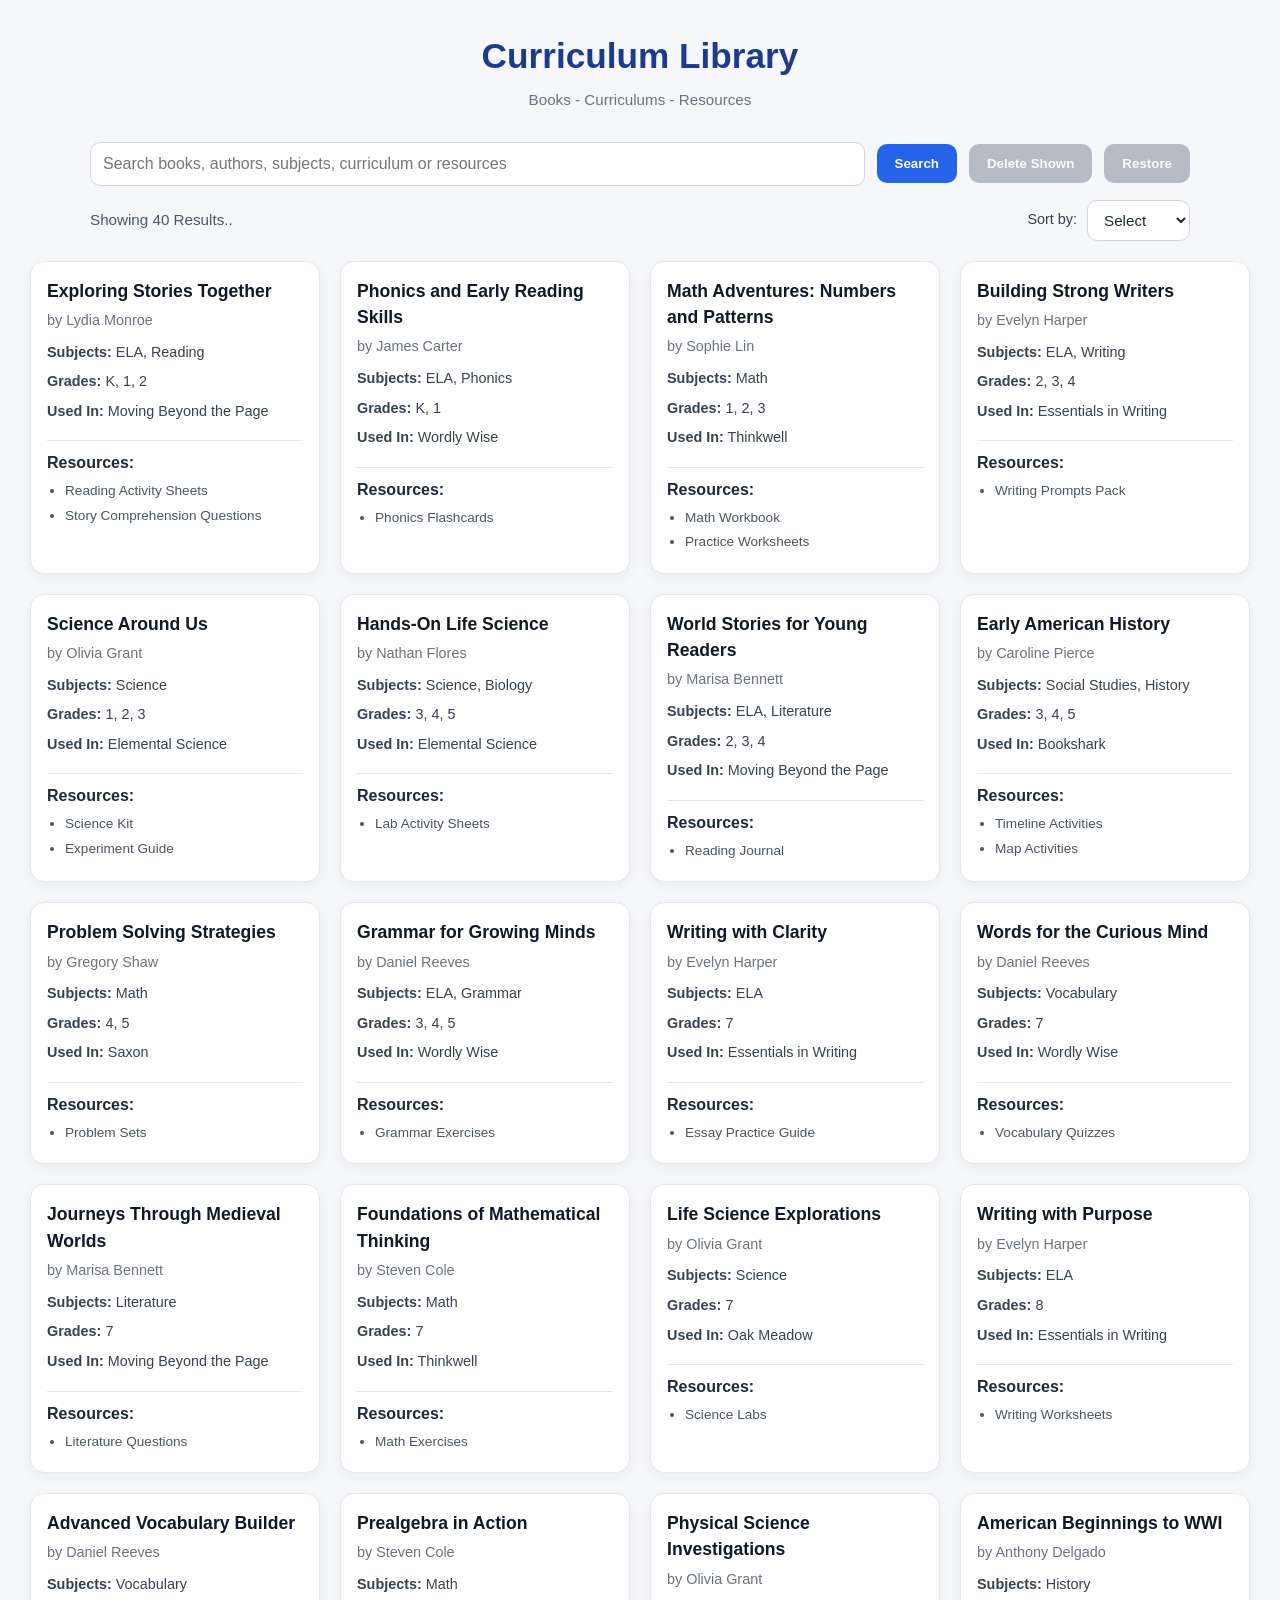
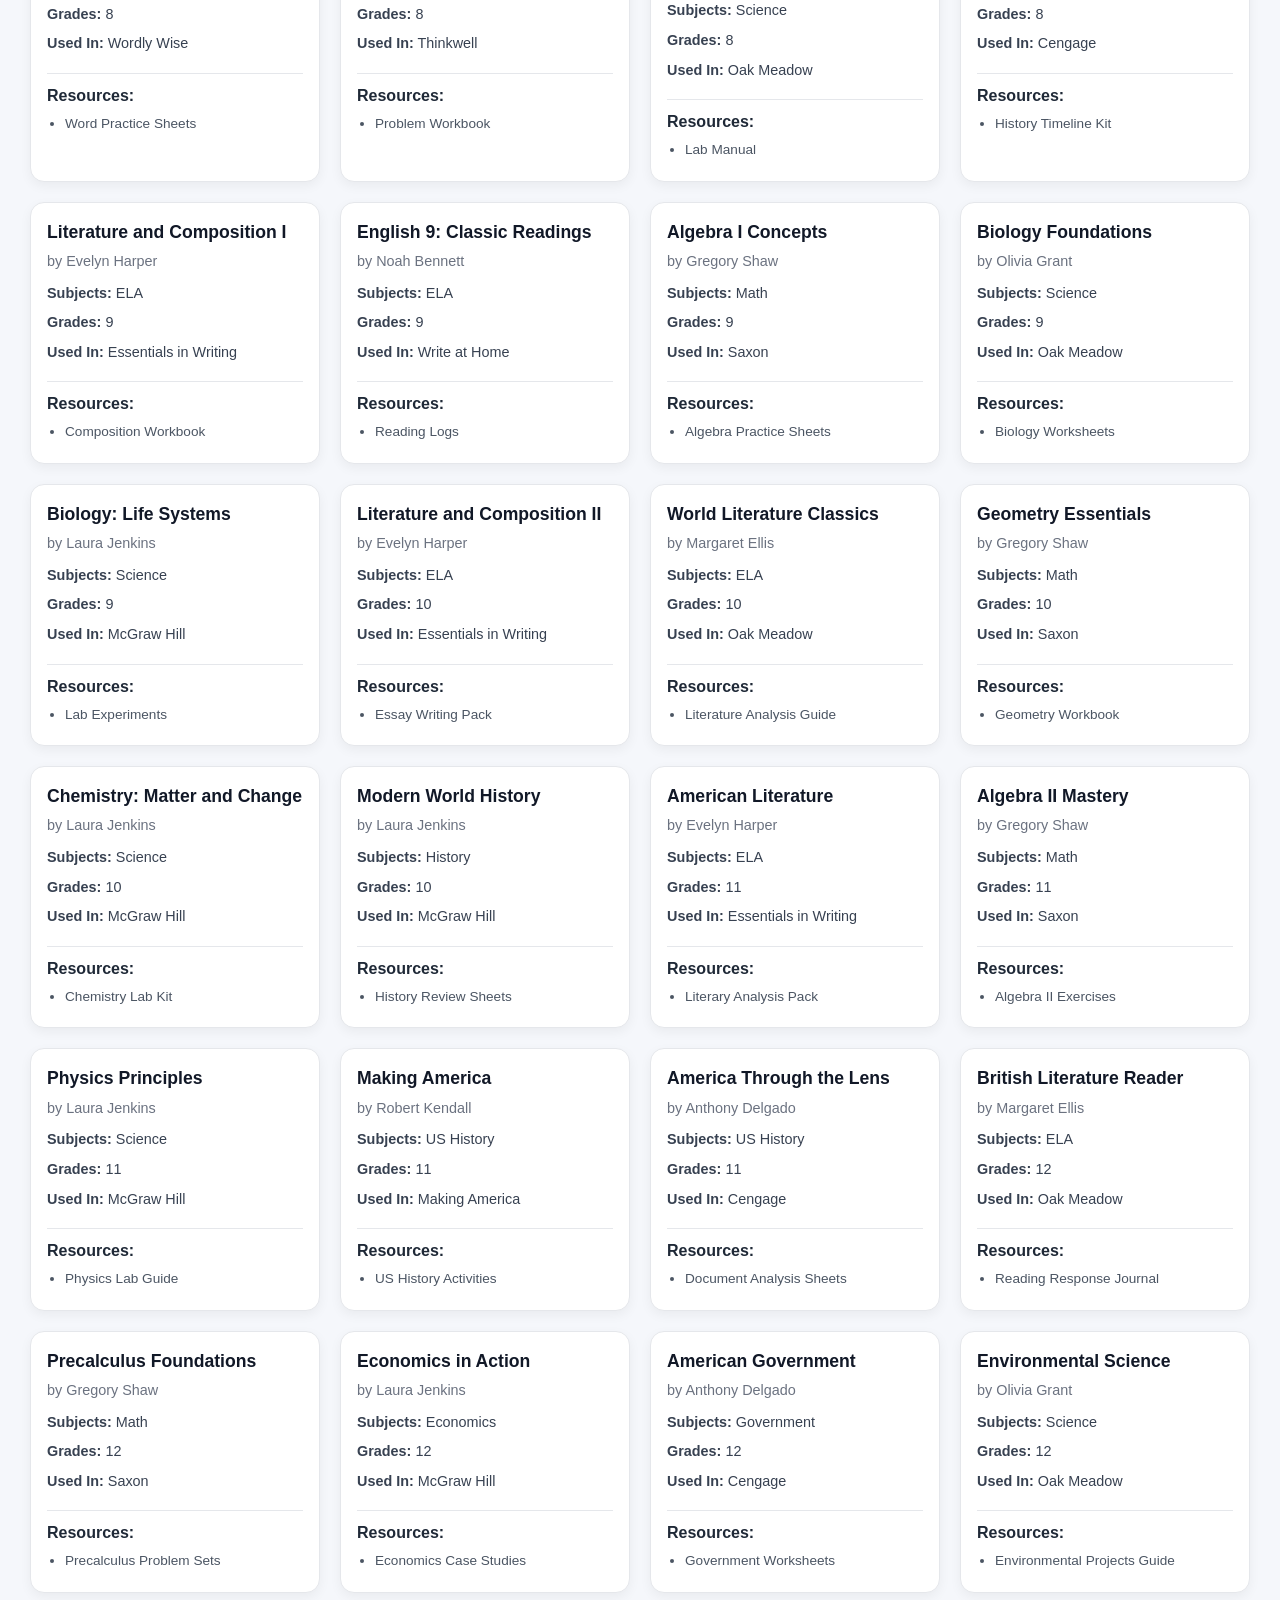
<file: index.html>
<!doctype html>
<html>
  <head>
    <title>Curriculum Library | Home</title>
    <meta
      name="description"
      content="A catalog of books, curriculums, and learning resources"
    />

    <link rel="stylesheet" href="style.css" />
    <script type="module" src="scripts.js"></script>
  </head>

  <body>
    <header class="main-header">
      <h1 class="title">Curriculum Library</h1>
      <p class="subtitle">Books - Curriculums - Resources</p>
    </header>

    <!-- SEARCH + ACTIONS -->
    <div class="search-bar">
      <input
        type="text"
        id="search-input"
        placeholder="Search books, authors, subjects, curriculum or resources"
      />

      <button id="search-btn">Search</button>

      <button id="delete-shown-btn" class="danger-btn" disabled>
        Delete Shown
      </button>

      <button id="restore-btn" disabled>Restore</button>
    </div>

    

    <!-- RESULT COUNT -->
    <div class="results-row">
  <p id="result-count">Showing all books</p>

  <div class="sort-bar">
    <label for="sort-select" class="sort-label">Sort by:</label>
    <select id="sort-select">
      <option value="">Select</option>
      <option value="title-asc">Title A-Z</option>
      <option value="title-desc">Title Z-A</option>
    </select>
  </div>
</div>

    <!-- CARDS -->
    <div id="card-container"></div>

    <!-- TEMPLATE -->
    <div id="card-template" class="card" style="display: none">
      <div class="card-content">
        <h2 class="book-title">Book Title</h2>

        <p class="book-author">by Author Name</p>

        <p class="book-subjects">
          <strong>Subjects:</strong> <span></span>
        </p>

        <p class="book-grades">
          <strong>Grades:</strong> <span></span>
        </p>

        <p class="book-curriculums">
          <strong>Used In:</strong> <span></span>
        </p>

        <div class="book-resources">
          <strong>Resources:</strong>
          <ul class="resource-list"></ul>
        </div>
      </div>
    </div>
  </body>
</html>
</file>
<file: style.css>
/* RESET */
* {
  box-sizing: border-box;
  margin: 0;
  padding: 0;
}

body {
  font-family: Arial, Helvetica, sans-serif;
  background: #f5f7fb;
  color: #1f2937;
  line-height: 1.5;
  padding: 30px;
}

/* HEADER */
.main-header {
  text-align: center;
  margin-bottom: 30px;
}

.title {
  font-size: 2.2rem;
  font-weight: 700;
  color: #1e3a8a;
  margin-bottom: 6px;
}

.subtitle {
  color: #6b7280;
  font-size: 0.95rem;
}

/* SEARCH BAR */
.search-bar {
  max-width: 1100px;
  margin: 0 auto 14px;
  display: flex;
  gap: 12px;
  align-items: center;
}

#search-input {
  flex: 1;
  padding: 12px;
  border: 1px solid #d1d5db;
  border-radius: 10px;
  font-size: 1rem;
  outline: none;
  transition: 0.2s;
}

#search-input:focus {
  border-color: #2563eb;
  box-shadow: 0 0 0 3px rgba(37, 99, 235, 0.15);
}

button {
  padding: 12px 18px;
  border: none;
  border-radius: 10px;
  background: #2563eb;
  color: white;
  font-weight: 600;
  cursor: pointer;
  transition: 0.2s;
  white-space: nowrap;
}

button:hover {
  background: #1d4ed8;
}

button:disabled {
  background: #9ca3af;
  cursor: not-allowed;
  opacity: 0.7;
}

/* RESULT COUNT + SORT ROW */
.results-row {
  max-width: 1100px;
  margin: 0 auto 20px;
  display: flex;
  justify-content: space-between;
  align-items: center;
  gap: 16px;
}

#result-count {
  color: #4b5563;
  font-size: 0.95rem;
}

.sort-bar {
  display: flex;
  gap: 10px;
  align-items: center;
  margin-left: auto;
}

.sort-label {
  font-size: 0.9rem;
  color: #374151;
  white-space: nowrap;
}

#sort-select {
  padding: 10px 12px;
  border: 1px solid #d1d5db;
  border-radius: 10px;
  font-size: 0.95rem;
  background: #ffffff;
  color: #1f2937;
  outline: none;
  transition: 0.2s;
}

#sort-select:focus {
  border-color: #2563eb;
  box-shadow: 0 0 0 3px rgba(37, 99, 235, 0.15);
}

/* GRID */
#card-container {
  display: grid;
  grid-template-columns: repeat(5, 1fr);
  gap: 20px;
}

/* CARD */
.card {
  background: #ffffff;
  border-radius: 14px;
  padding: 16px;
  border: 1px solid #e5e7eb;
  box-shadow: 0 4px 12px rgba(0, 0, 0, 0.05);
  transition: 0.2s;
}

.card:hover {
  transform: translateY(-4px);
  box-shadow: 0 10px 20px rgba(0, 0, 0, 0.08);
}

.card-content {
  display: flex;
  flex-direction: column;
}

/* TEXT */
.book-title {
  font-size: 1.1rem;
  font-weight: 700;
  margin-bottom: 6px;
  color: #111827;
}

.book-author {
  font-size: 0.9rem;
  color: #6b7280;
  margin-bottom: 10px;
}

.book-subjects,
.book-grades,
.book-curriculums {
  font-size: 0.9rem;
  margin-bottom: 8px;
  color: #374151;
}

/* RESOURCES */
.book-resources {
  margin-top: 10px;
  padding-top: 10px;
  border-top: 1px solid #e5e7eb;
}

.resource-list {
  margin-top: 6px;
  padding-left: 18px;
}

.resource-list li {
  font-size: 0.85rem;
  color: #4b5563;
  margin-bottom: 4px;
}

/* FOOTER */
.footer {
  margin-top: 30px;
  display: flex;
  justify-content: center;
}

/* KEEP TEMPLATE HIDDEN */
#card-template {
  display: none !important;
}

/* RESPONSIVE */
@media (max-width: 1300px) {
  #card-container {
    grid-template-columns: repeat(4, 1fr);
  }
}

@media (max-width: 1000px) {
  #card-container {
    grid-template-columns: repeat(3, 1fr);
  }

  .search-bar,
  .results-row {
    max-width: 900px;
  }
}

@media (max-width: 700px) {
  body {
    padding: 20px;
  }

  .search-bar {
    flex-direction: column;
    align-items: stretch;
  }

  .results-row {
    flex-direction: column;
    align-items: stretch;
  }

  .sort-bar {
    margin-left: 0;
    justify-content: flex-start;
  }

  #card-container {
    grid-template-columns: repeat(2, 1fr);
  }
}

@media (max-width: 480px) {
  #card-container {
    grid-template-columns: 1fr;
  }

  button,
  #sort-select {
    width: 100%;
  }

  .sort-bar {
    flex-direction: column;
    align-items: stretch;
  }
}
</file>
